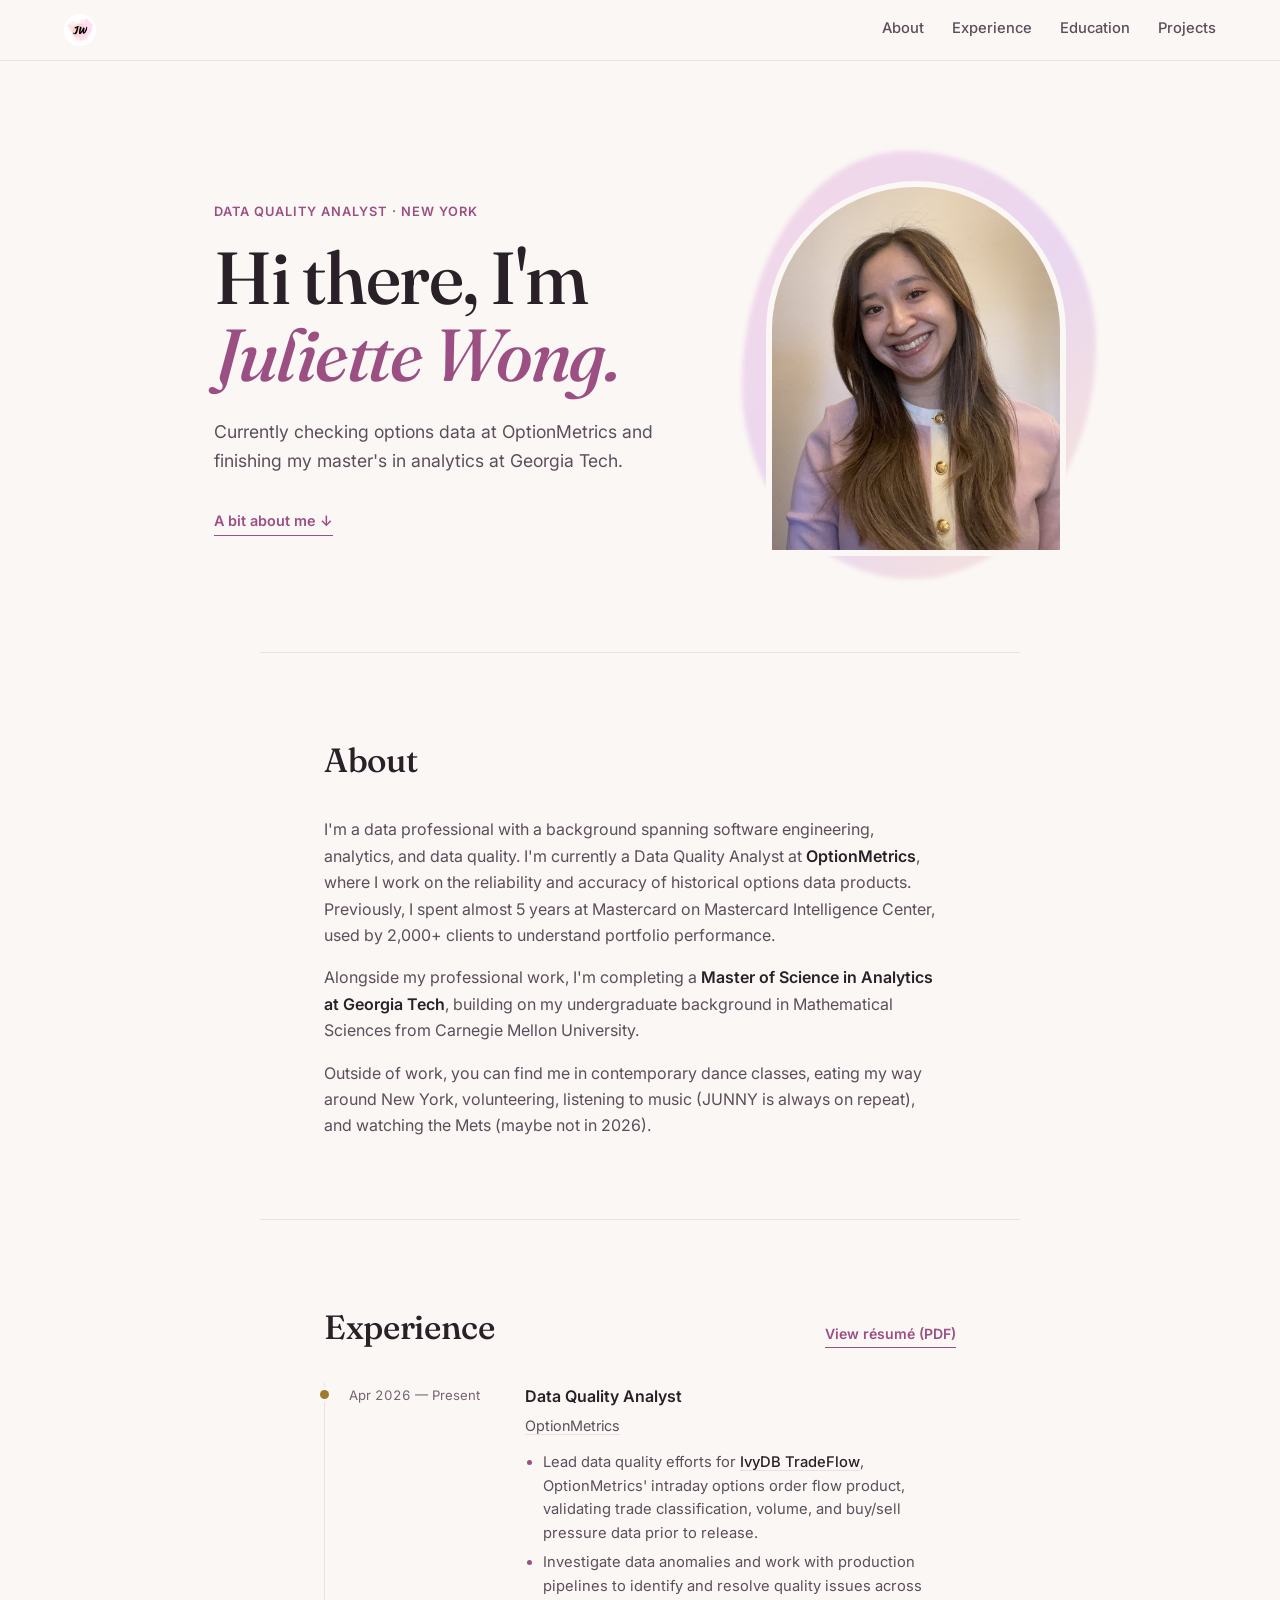
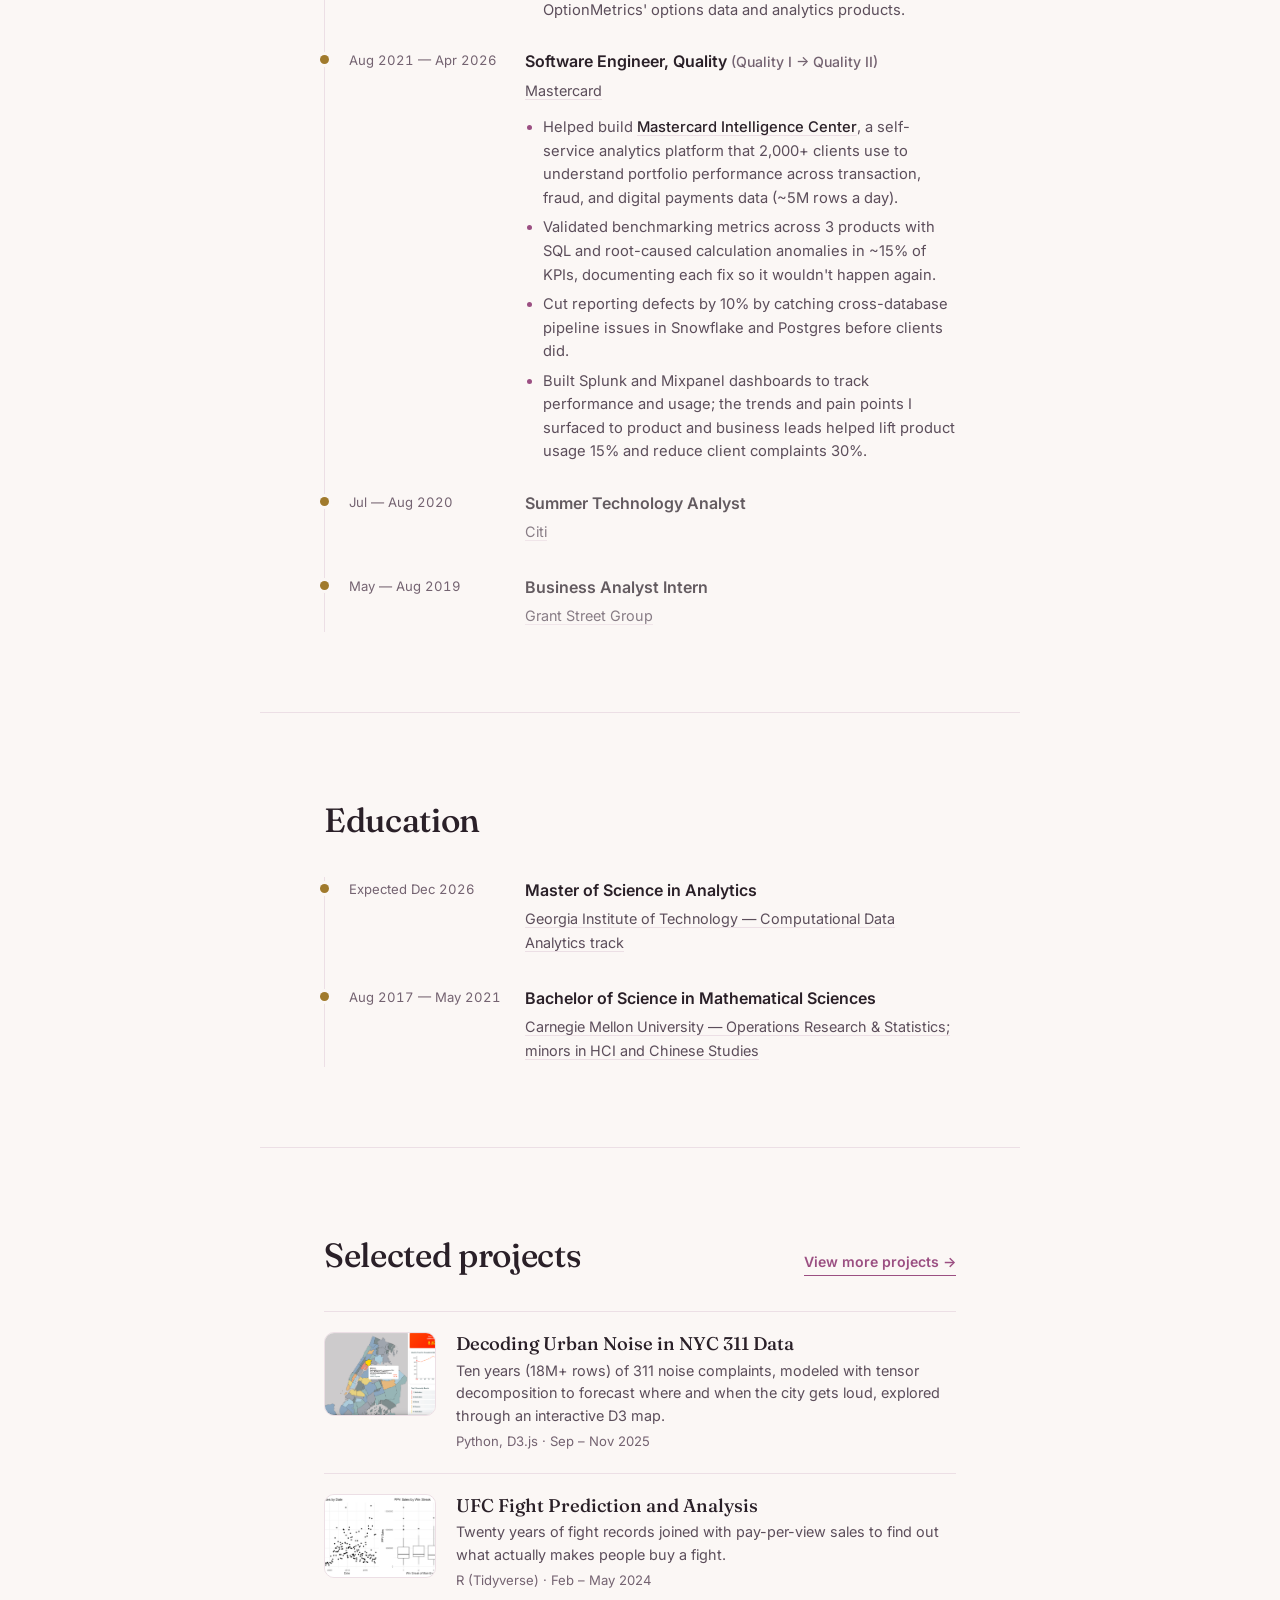
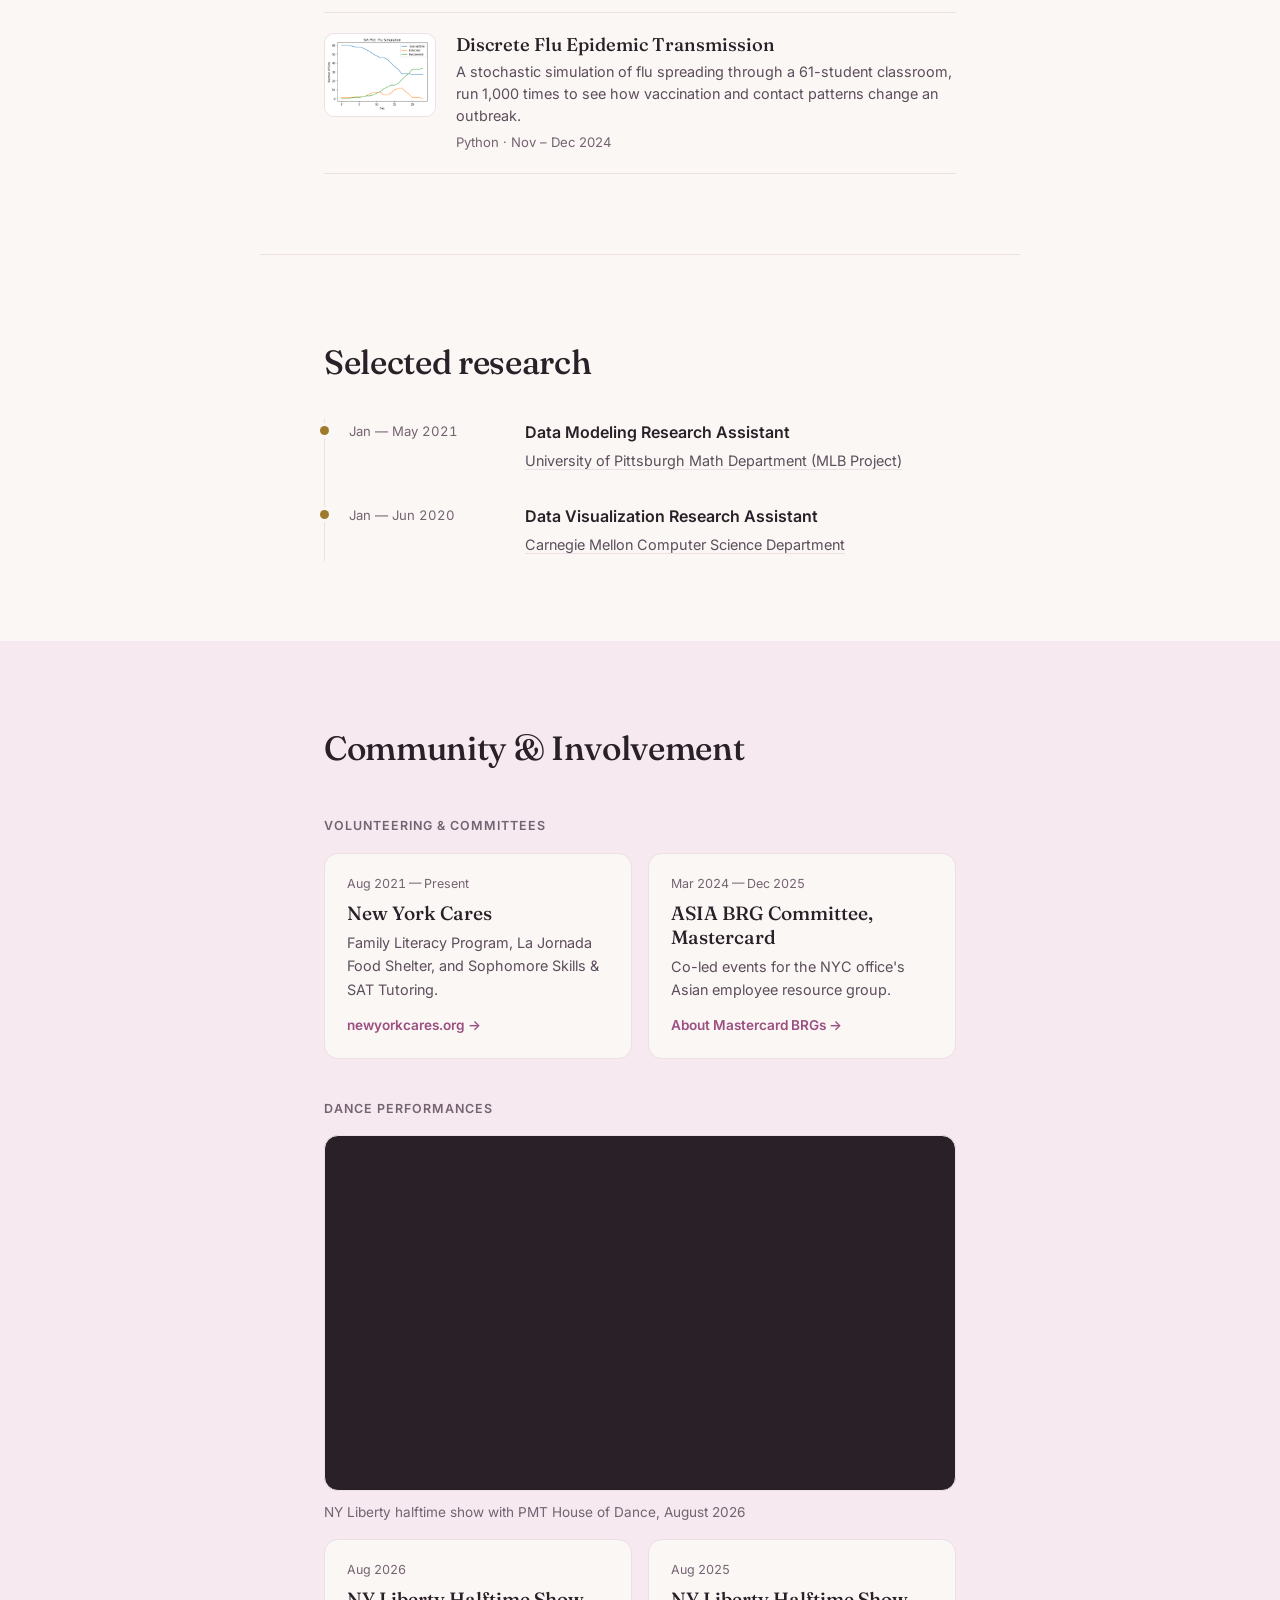
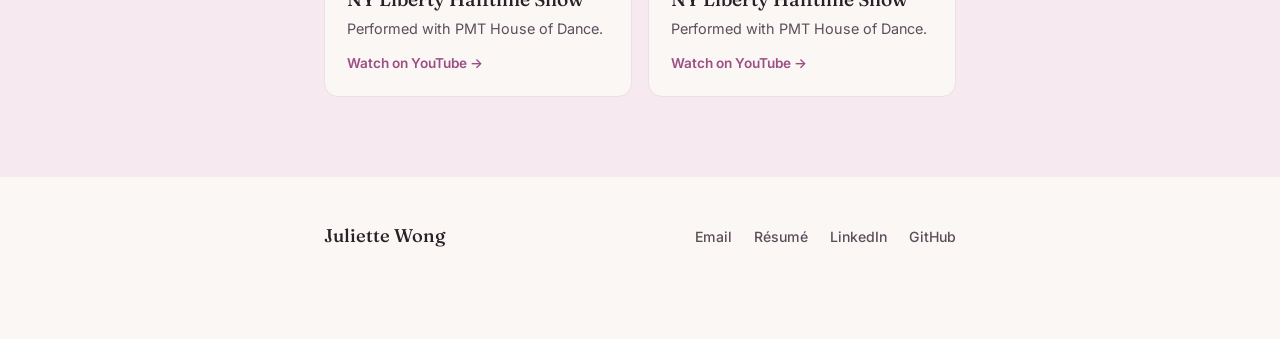
<file: index.html>
<!doctype html>
<html lang="en">
  <head>
    <meta charset="UTF-8" />
    <meta name="viewport" content="width=device-width, initial-scale=1" />
    <title>Juliette Wong</title>
    <link rel="icon" type="image/png" href="assets/images/favicon.png" />
    <meta
      name="description"
      content="Personal website of Juliette Wong, a data quality analyst in New York."
    />
    <meta property="og:title" content="Juliette Wong — Portfolio" />
    <meta
      property="og:description"
      content="Personal website of Juliette Wong, a data quality analyst in New York."
    />
    <link rel="preconnect" href="https://fonts.googleapis.com" />
    <link rel="preconnect" href="https://fonts.gstatic.com" crossorigin />
    <link
      href="https://fonts.googleapis.com/css2?family=Fraunces:ital,opsz,wght@0,9..144,400..600;1,9..144,400..600&family=Inter:wght@400;500;600&display=swap"
      rel="stylesheet"
    />
    <link rel="stylesheet" href="styles.css" />
  </head>
  <body>
    <a class="skip-link" href="#main">Skip to content</a>

    <header class="site-header">
      <a class="wordmark" href="index.html">
        <img src="assets/images/favicon.png" alt="JW" width="32" height="32" />
      </a>
      <nav class="site-nav" aria-label="Primary">
        <a href="#about">About</a>
        <a href="#experience">Experience</a>
        <a href="#education">Education</a>
        <a href="#projects">Projects</a>
      </nav>
    </header>

    <main id="main">
      <section class="hero" id="top">
        <div class="hero-text">
        <p class="hero-kicker">Data quality analyst · New York</p>
        <h1 class="hero-headline">
          Hi there, I'm<br /><span>Juliette Wong.</span>
        </h1>
        <p class="hero-sub">
          Currently checking options data at OptionMetrics and finishing my
          master's in analytics at Georgia Tech.
        </p>
        <a class="hero-scroll" href="#about">A bit about me &darr;</a>
        </div>
        <figure class="hero-photo">
          <img
            src="assets/images/portrait-juliette.jpg"
            alt="Portrait of Juliette Wong"
            width="480"
            height="732"
          />
        </figure>
      </section>

      <section class="section about" id="about">
          <div class="about-copy">
            <h2 class="section-heading">About</h2>
            <p>
              I'm a data professional with a background spanning software
              engineering, analytics, and data quality. I'm currently a Data
              Quality Analyst at <strong>OptionMetrics</strong>, where I work on
              the reliability and accuracy of historical options data products.
              Previously, I spent almost 5 years at Mastercard on Mastercard
              Intelligence Center, used by 2,000+ clients to understand
              portfolio performance.
            </p>
            <p>
              Alongside my professional work, I'm completing a
              <strong>Master of Science in Analytics at Georgia Tech</strong>,
              building on my undergraduate background in Mathematical Sciences
              from Carnegie Mellon University.
            </p>
            <p>
              Outside of work, you can find me in contemporary dance classes,
              eating my way around New York, volunteering, listening to music
              (JUNNY is always on repeat), and watching the Mets (maybe not in
              2026).
            </p>
          </div>
      </section>

      <section class="section experience" id="experience">
        <div class="section-head">
          <h2 class="section-heading">Experience</h2>
          <a
            class="resume-link"
            href="assets/resume/juliette-wong-resume.pdf"
            target="_blank"
            rel="noopener"
            >View résumé (PDF)</a
          >
        </div>

        <ol class="timeline">
          <li>
            <span class="timeline-date">Apr 2026 — Present</span>
            <span class="timeline-role">Data Quality Analyst</span>
            <a
              class="timeline-org"
              href="https://optionmetrics.com/"
              target="_blank"
              rel="noopener"
              >OptionMetrics</a
            >
            <ul class="timeline-bullets">
              <li>
                Lead data quality efforts for
                <a
                  class="timeline-org"
                  href="https://www.businesswire.com/news/home/20260930904765/en/OptionMetrics-Launches-IvyDB-TradeFlow-Giving-Institutions-Insights-on-Buying-and-Selling-Order-Flow-Retail-Trading-Behavior-Participation-in-0DTE-Options-Trading"
                  target="_blank"
                  rel="noopener"
                  >IvyDB TradeFlow</a
                >, OptionMetrics' intraday options order flow product,
                validating trade classification, volume, and buy/sell pressure
                data prior to release.
              </li>
              <li>
                Investigate data anomalies and work with production pipelines to
                identify and resolve quality issues across OptionMetrics'
                options data and analytics products.
              </li>
            </ul>
          </li>
          <li>
            <span class="timeline-date">Aug 2021 — Apr 2026</span>
            <span class="timeline-role"
              >Software Engineer, Quality
              <span class="timeline-promo"
                >(Quality I &rarr; Quality II)</span
              ></span
            >
            <a
              class="timeline-org"
              href="https://www.mastercardservices.com/en/about"
              target="_blank"
              rel="noopener"
              >Mastercard</a
            >
            <ul class="timeline-bullets">
              <li>
                Helped build
                <a
                  class="timeline-org"
                  href="https://www.mastercard.com/us/en/business/insights-intelligence/advanced-analytics/solutions/mastercard-intelligence-center.html"
                  target="_blank"
                  rel="noopener"
                  >Mastercard Intelligence Center</a
                >, a
                self-service analytics platform that 2,000+ clients use to
                understand portfolio performance across transaction, fraud,
                and digital payments data (~5M rows a day).
              </li>
              <li>
                Validated benchmarking metrics across 3 products with SQL and
                root-caused calculation anomalies in ~15% of KPIs, documenting
                each fix so it wouldn't happen again.
              </li>
              <li>
                Cut reporting defects by 10% by catching cross-database
                pipeline issues in Snowflake and Postgres before clients did.
              </li>
              <li>
                Built Splunk and Mixpanel dashboards to track performance and
                usage; the trends and pain points I surfaced to product and
                business leads helped lift product usage 15% and reduce client
                complaints 30%.
              </li>
            </ul>
          </li>
          <li class="timeline-item--muted">
            <span class="timeline-date">Jul — Aug 2020</span>
            <span class="timeline-role">Summer Technology Analyst</span>
            <a
              class="timeline-org"
              href="https://www.citigroup.com/citi/"
              target="_blank"
              rel="noopener"
              >Citi</a
            >
          </li>
          <li class="timeline-item--muted">
            <span class="timeline-date">May — Aug 2019</span>
            <span class="timeline-role">Business Analyst Intern</span>
            <a
              class="timeline-org"
              href="https://www.grantstreet.com/"
              target="_blank"
              rel="noopener"
              >Grant Street Group</a
            >
          </li>
        </ol>
      </section>

      <section class="section education" id="education">
        <h2 class="section-heading">Education</h2>
        <ol class="timeline">
          <li>
            <span class="timeline-date">Expected Dec 2026</span>
            <span class="timeline-role">Master of Science in Analytics</span>
            <a
              class="timeline-org"
              href="https://pe.gatech.edu/degrees/analytics"
              target="_blank"
              rel="noopener"
              >Georgia Institute of Technology — Computational Data Analytics
              track</a
            >
          </li>
          <li>
            <span class="timeline-date">Aug 2017 — May 2021</span>
            <span class="timeline-role"
              >Bachelor of Science in Mathematical Sciences</span
            >
            <a
              class="timeline-org"
              href="https://www.cmu.edu/math/index.html"
              target="_blank"
              rel="noopener"
              >Carnegie Mellon University — Operations Research &amp;
              Statistics; minors in HCI and Chinese Studies</a
            >
          </li>
        </ol>
      </section>

      <section class="section projects" id="projects">
        <div class="section-head">
          <h2 class="section-heading">Selected projects</h2>
          <a class="resume-link" href="projects-archive.html"
            >View more projects &rarr;</a
          >
        </div>
        <ul class="project-index">
          <li class="project-row">
            <a
              class="project-thumb"
              href="https://github.com/jujuwong21/CSE-6242-Project"
              target="_blank"
              rel="noopener"
            >
              <img
                src="assets/images/proj-nyc-noise.png"
                alt="Visualization of NYC 311 noise complaints"
                loading="lazy"
              />
            </a>
            <div class="project-info">
              <a
                class="project-title"
                href="https://github.com/jujuwong21/CSE-6242-Project"
                target="_blank"
                rel="noopener"
                >Decoding Urban Noise in NYC 311 Data</a
              >
              <p class="project-desc">
                Ten years (18M+ rows) of 311 noise complaints, modeled with
                tensor decomposition to forecast where and when the city gets
                loud, explored through an interactive D3 map.
              </p>
              <span class="project-meta">Python, D3.js · Sep – Nov 2025</span>
            </div>
          </li>

          <li class="project-row">
            <a
              class="project-thumb"
              href="https://github.com/jujuwong21/MGT-6203-Project"
              target="_blank"
              rel="noopener"
            >
              <img
                src="assets/images/proj-ufc.png"
                alt="Exploratory data analysis of UFC fights"
                loading="lazy"
              />
            </a>
            <div class="project-info">
              <a
                class="project-title"
                href="https://github.com/jujuwong21/MGT-6203-Project"
                target="_blank"
                rel="noopener"
                >UFC Fight Prediction and Analysis</a
              >
              <p class="project-desc">
                Twenty years of fight records joined with pay-per-view sales to
                find out what actually makes people buy a fight.
              </p>
              <span class="project-meta">R (Tidyverse) · Feb – May 2024</span>
            </div>
          </li>

          <li class="project-row">
            <a
              class="project-thumb"
              href="https://drive.google.com/file/d/1N06SIcjneM5tt1p_nt49dgbMV0dOF_ZT/view?usp=sharing"
              target="_blank"
              rel="noopener"
            >
              <img
                src="assets/images/proj-flu-sim.png"
                alt="Discrete flu epidemic transmission simulation"
                loading="lazy"
              />
            </a>
            <div class="project-info">
              <a
                class="project-title"
                href="https://drive.google.com/file/d/1N06SIcjneM5tt1p_nt49dgbMV0dOF_ZT/view?usp=sharing"
                target="_blank"
                rel="noopener"
                >Discrete Flu Epidemic Transmission</a
              >
              <p class="project-desc">
                A stochastic simulation of flu spreading through a 61-student
                classroom, run 1,000 times to see how vaccination and contact
                patterns change an outbreak.
              </p>
              <span class="project-meta">Python · Nov – Dec 2024</span>
            </div>
          </li>
        </ul>
      </section>

      <section class="section research" id="research">
        <h2 class="section-heading">Selected research</h2>
        <ol class="timeline">
          <li>
            <span class="timeline-date">Jan — May 2021</span>
            <span class="timeline-role">Data Modeling Research Assistant</span>
            <a
              class="timeline-org"
              href="http://www.pitt.edu/~jwheeler/BIG%20Problems.html"
              target="_blank"
              rel="noopener"
              >University of Pittsburgh Math Department (MLB Project)</a
            >
          </li>
          <li>
            <span class="timeline-date">Jan — Jun 2020</span>
            <span class="timeline-role"
              >Data Visualization Research Assistant</span
            >
            <a
              class="timeline-org"
              href="https://ieeexplore.ieee.org/document/9833097"
              target="_blank"
              rel="noopener"
              >Carnegie Mellon Computer Science Department</a
            >
          </li>
        </ol>
      </section>

      <section class="section community" id="community">
        <h2 class="section-heading">Community &amp; Involvement</h2>
        <h3 class="group-heading">Volunteering &amp; Committees</h3>
        <div class="card-grid">
          <article class="card">
            <span class="card-date">Aug 2021 — Present</span>
            <h4 class="card-title">New York Cares</h4>
            <p class="card-body">
              Family Literacy Program, La Jornada Food Shelter, and Sophomore
              Skills &amp; SAT Tutoring.
            </p>
            <a
              class="card-link"
              href="https://www.newyorkcares.org/home"
              target="_blank"
              rel="noopener"
              >newyorkcares.org &rarr;</a
            >
          </article>
          <article class="card">
            <span class="card-date">Mar 2024 — Dec 2025</span>
            <h4 class="card-title">ASIA BRG Committee, Mastercard</h4>
            <p class="card-body">
              Co-led events for the NYC office's Asian employee resource group.
            </p>
            <a
              class="card-link"
              href="https://www.mastercard.com/us/en/for-the-world/people/community-belonging.html"
              target="_blank"
              rel="noopener"
              >About Mastercard BRGs &rarr;</a
            >
          </article>
        </div>
        <h3 class="group-heading">Dance Performances</h3>
        <figure class="video-embed">
          <div class="video-frame">
            <iframe
              src="https://www.youtube-nocookie.com/embed/ofpBGzJnui0"
              title="NY Liberty halftime show with PMT House of Dance, August 2026"
              loading="lazy"
              allow="encrypted-media; picture-in-picture; fullscreen"
              referrerpolicy="strict-origin-when-cross-origin"
              allowfullscreen
            ></iframe>
          </div>
          <figcaption>
            NY Liberty halftime show with PMT House of Dance, August 2026
          </figcaption>
        </figure>
        <div class="card-grid">
          <article class="card">
            <span class="card-date">Aug 2026</span>
            <h4 class="card-title">NY Liberty Halftime Show</h4>
            <p class="card-body">Performed with PMT House of Dance.</p>
            <a
              class="card-link"
              href="https://www.youtube.com/watch?v=ofpBGzJnui0"
              target="_blank"
              rel="noopener"
              >Watch on YouTube &rarr;</a
            >
          </article>
          <article class="card">
            <span class="card-date">Aug 2025</span>
            <h4 class="card-title">NY Liberty Halftime Show</h4>
            <p class="card-body">Performed with PMT House of Dance.</p>
            <a
              class="card-link"
              href="https://www.youtube.com/watch?v=gIIV_Cd8yHI"
              target="_blank"
              rel="noopener"
              >Watch on YouTube &rarr;</a
            >
          </article>
        </div>
      </section>
    </main>

    <footer class="site-footer">
      <p class="footer-name">Juliette Wong</p>
      <ul class="footer-links">
        <li><a href="mailto:juliette.wong1998@gmail.com">Email</a></li>
        <li>
          <a
            href="assets/resume/juliette-wong-resume.pdf"
            target="_blank"
            rel="noopener"
            >Résumé</a
          >
        </li>
        <li>
          <a
            href="https://www.linkedin.com/in/juliettenwong/"
            target="_blank"
            rel="noopener"
            >LinkedIn</a
          >
        </li>
        <li>
          <a href="https://github.com/jujuwong21" target="_blank" rel="noopener"
            >GitHub</a
          >
        </li>
      </ul>
    </footer>
  </body>
</html>
</file>
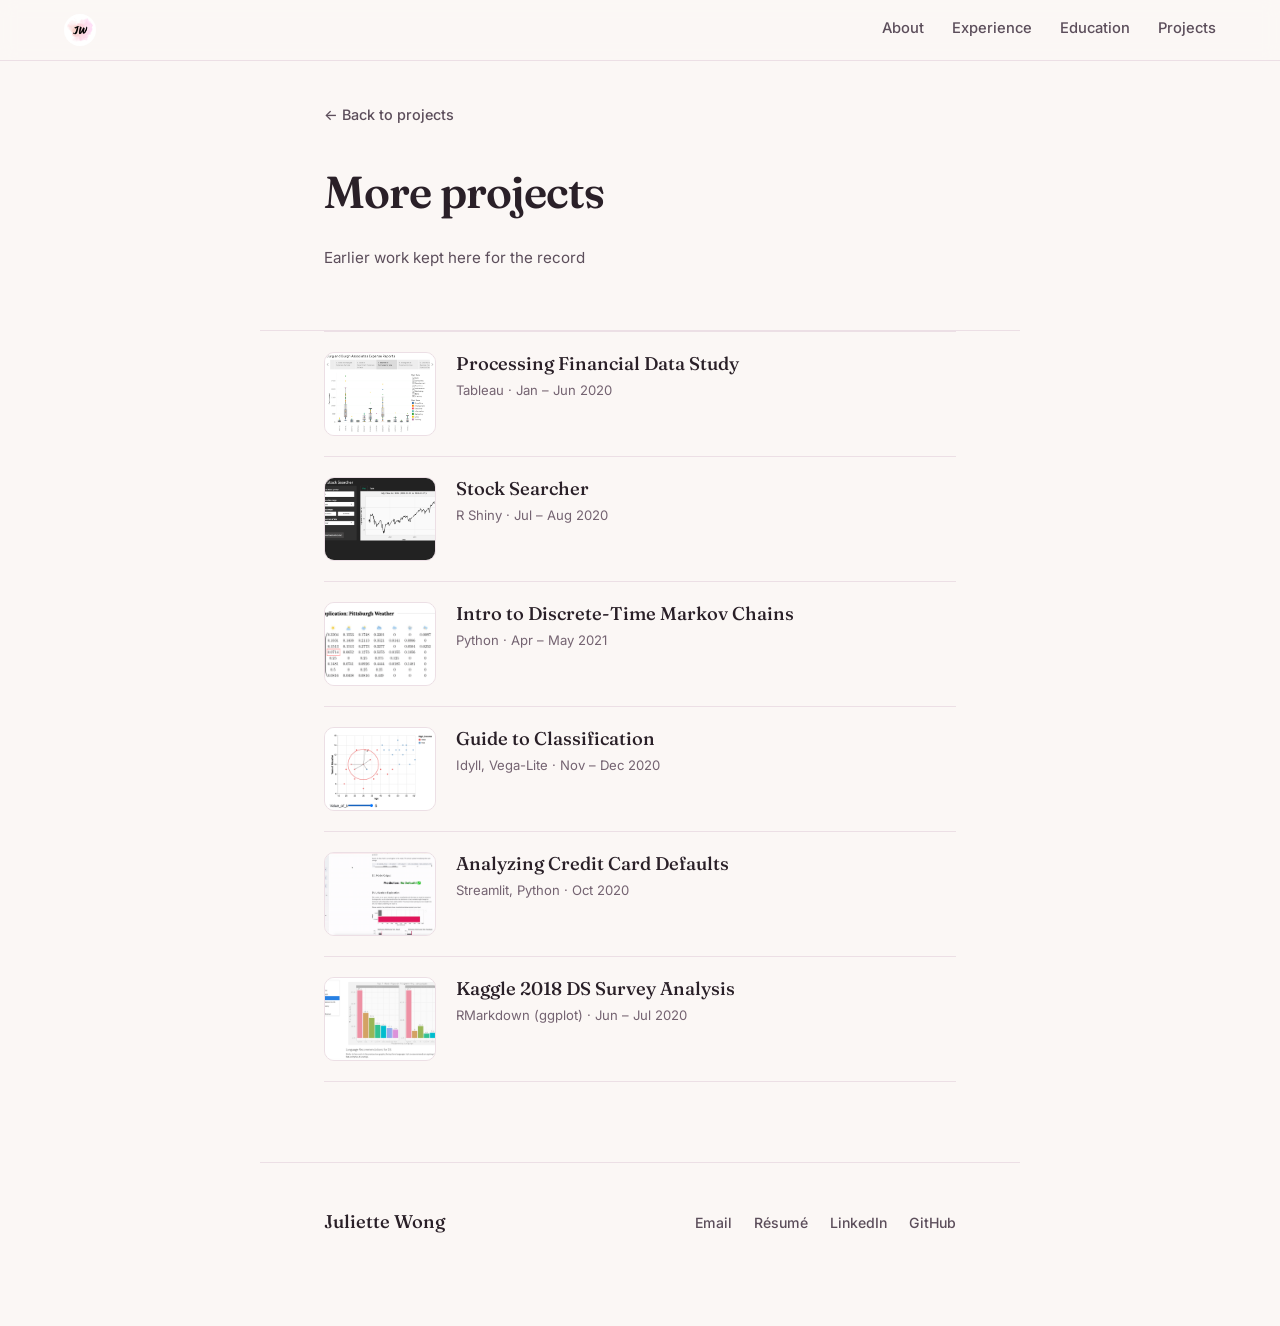
<file: projects-archive.html>
<!doctype html>
<html lang="en">
  <head>
    <meta charset="UTF-8" />
    <meta name="viewport" content="width=device-width, initial-scale=1" />
    <title>More Projects Juliette Wong</title>
    <link rel="icon" type="image/png" href="assets/images/favicon.png" />
    <meta
      name="description"
      content="Archive of earlier projects by Juliette Wong."
    />
    <link rel="preconnect" href="https://fonts.googleapis.com" />
    <link rel="preconnect" href="https://fonts.gstatic.com" crossorigin />
    <link
      href="https://fonts.googleapis.com/css2?family=Fraunces:ital,opsz,wght@0,9..144,400..600;1,9..144,400..600&family=Inter:wght@400;500;600&display=swap"
      rel="stylesheet"
    />
    <link rel="stylesheet" href="styles.css" />
    <link rel="stylesheet" href="styles-detail.css" />
  </head>
  <body>
    <a class="skip-link" href="#main">Skip to content</a>

    <header class="site-header">
      <a class="wordmark" href="index.html">
        <img src="assets/images/favicon.png" alt="JW" width="32" height="32" />
      </a>
      <nav class="site-nav" aria-label="Primary">
        <a href="index.html#about">About</a>
        <a href="index.html#experience">Experience</a>
        <a href="index.html#education">Education</a>
        <a href="index.html#projects">Projects</a>
      </nav>
    </header>

    <main id="main">
      <div class="detail-header">
        <a class="back-link" href="index.html#projects"
          >&larr; Back to projects</a
        >
      </div>

      <div class="detail-hero">
        <h1 class="detail-title">More projects</h1>
        <p class="detail-meta">
          <span>Earlier work kept here for the record</span>
        </p>
      </div>

      <section class="section" style="border-top: none; padding-top: 0">
        <ul class="project-index">
          <li class="project-row">
            <a class="project-thumb" href="work/auditstudy.html">
              <img
                src="assets/images/proj-audit-study.png"
                alt="Static visualization of an expenses dataset"
                loading="lazy"
              />
            </a>
            <div class="project-info">
              <a class="project-title" href="work/auditstudy.html"
                >Processing Financial Data Study</a
              >
              <span class="project-meta">Tableau · Jan – Jun 2020</span>
            </div>
          </li>

          <li class="project-row">
            <a class="project-thumb" href="work/stocksearcher.html">
              <img
                src="assets/images/proj-stock-searcher.png"
                alt="Basic Stock Searcher interface"
                loading="lazy"
              />
            </a>
            <div class="project-info">
              <a class="project-title" href="work/stocksearcher.html"
                >Stock Searcher</a
              >
              <span class="project-meta">R Shiny · Jul – Aug 2020</span>
            </div>
          </li>

          <li class="project-row">
            <a
              class="project-thumb"
              href="https://github.com/jujuwong21/21344-Final-Project"
              target="_blank"
              rel="noopener"
            >
              <img
                src="assets/images/proj-markov-chains.png"
                alt="Discrete-time Markov chain diagram"
                loading="lazy"
              />
            </a>
            <div class="project-info">
              <a
                class="project-title"
                href="https://github.com/jujuwong21/21344-Final-Project"
                target="_blank"
                rel="noopener"
                >Intro to Discrete-Time Markov Chains</a
              >
              <span class="project-meta">Python · Apr – May 2021</span>
            </div>
          </li>

          <li class="project-row">
            <a
              class="project-thumb"
              href="https://github.com/jujuwong21/fp-classification_clarification"
              target="_blank"
              rel="noopener"
            >
              <img
                src="assets/images/proj-classification-guide.png"
                alt="Illustration from Guide to Classification"
                loading="lazy"
              />
            </a>
            <div class="project-info">
              <a
                class="project-title"
                href="https://github.com/jujuwong21/fp-classification_clarification"
                target="_blank"
                rel="noopener"
                >Guide to Classification</a
              >
              <span class="project-meta"
                >Idyll, Vega-Lite · Nov – Dec 2020</span
              >
            </div>
          </li>

          <li class="project-row">
            <a
              class="project-thumb"
              href="https://github.com/jujuwong21/a3-nathan-juliette-a3"
              target="_blank"
              rel="noopener"
            >
              <img
                src="assets/images/proj-credit-card-default.png"
                alt="Dashboard analyzing credit card defaults"
                loading="lazy"
              />
            </a>
            <div class="project-info">
              <a
                class="project-title"
                href="https://github.com/jujuwong21/a3-nathan-juliette-a3"
                target="_blank"
                rel="noopener"
                >Analyzing Credit Card Defaults</a
              >
              <span class="project-meta">Streamlit, Python · Oct 2020</span>
            </div>
          </li>

          <li class="project-row">
            <a
              class="project-thumb"
              href="https://jujuwong21.github.io/Kaggle-2018-Survey-Results/"
              target="_blank"
              rel="noopener"
            >
              <img
                src="assets/images/proj-kaggle-survey.png"
                alt="Kaggle 2018 Data Science Survey analysis"
                loading="lazy"
              />
            </a>
            <div class="project-info">
              <a
                class="project-title"
                href="https://jujuwong21.github.io/Kaggle-2018-Survey-Results/"
                target="_blank"
                rel="noopener"
                >Kaggle 2018 DS Survey Analysis</a
              >
              <span class="project-meta"
                >RMarkdown (ggplot) · Jun – Jul 2020</span
              >
            </div>
          </li>
        </ul>
      </section>
    </main>

    <footer class="site-footer">
      <p class="footer-name">Juliette Wong</p>
      <ul class="footer-links">
        <li><a href="mailto:juliette.wong1998@gmail.com">Email</a></li>
        <li>
          <a
            href="assets/resume/juliette-wong-resume.pdf"
            target="_blank"
            rel="noopener"
            >Résumé</a
          >
        </li>
        <li>
          <a
            href="https://www.linkedin.com/in/juliettenwong/"
            target="_blank"
            rel="noopener"
            >LinkedIn</a
          >
        </li>
        <li>
          <a href="https://github.com/jujuwong21" target="_blank" rel="noopener"
            >GitHub</a
          >
        </li>
      </ul>
    </footer>
  </body>
</html>
</file>
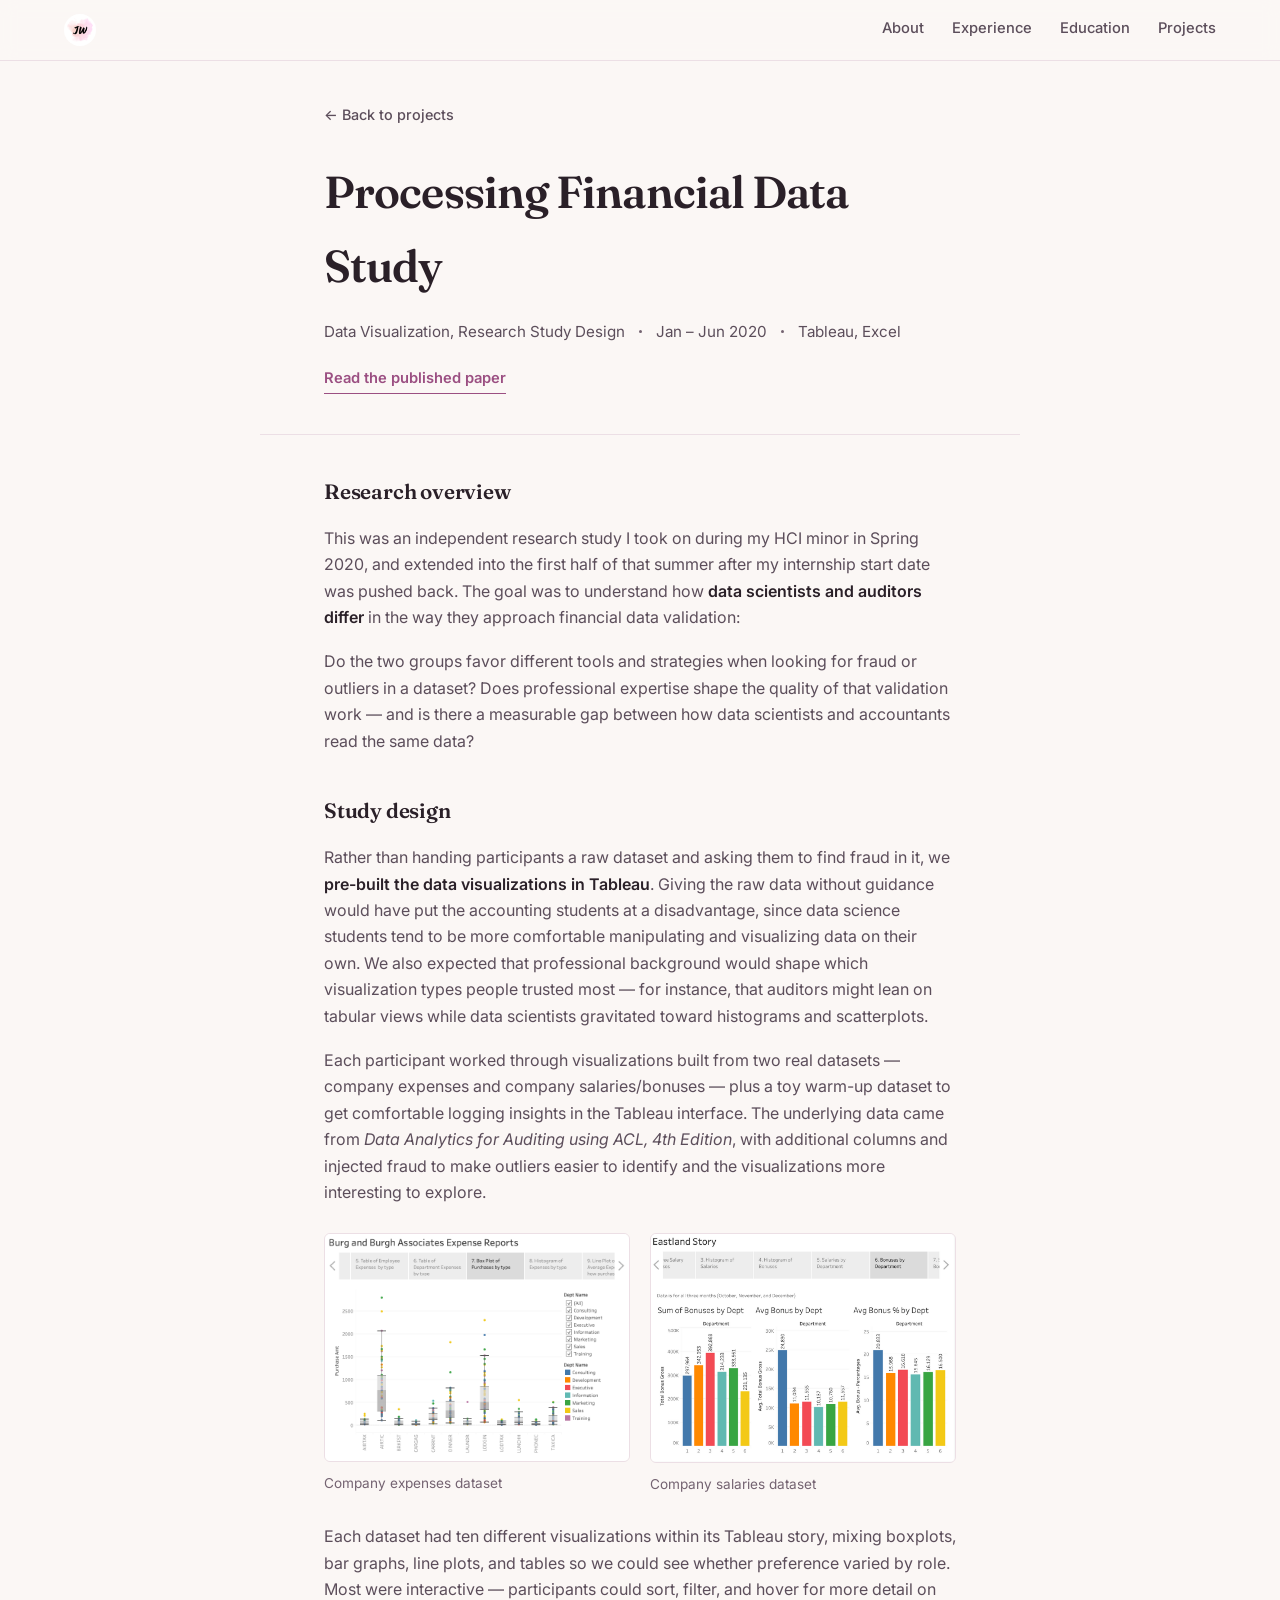
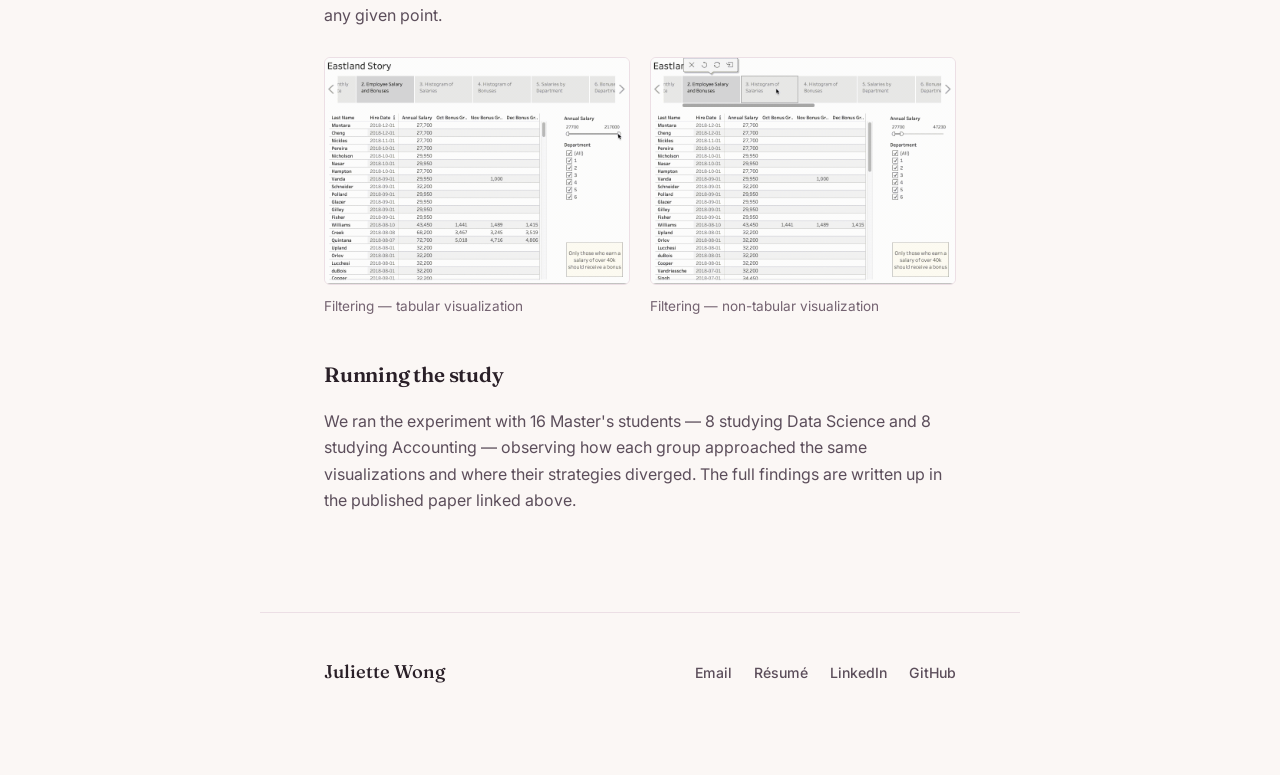
<file: work/auditstudy.html>
<!doctype html>
<html lang="en">
  <head>
    <meta charset="UTF-8" />
    <meta name="viewport" content="width=device-width, initial-scale=1" />
    <title>Processing Financial Data Study: Juliette Wong</title>
    <link rel="icon" type="image/png" href="../assets/images/favicon.png" />
    <meta
      name="description"
      content="Independent research study comparing how data scientists and auditors approach financial data validation using Tableau."
    />
    <link rel="preconnect" href="https://fonts.googleapis.com" />
    <link rel="preconnect" href="https://fonts.gstatic.com" crossorigin />
    <link
      href="https://fonts.googleapis.com/css2?family=Fraunces:ital,opsz,wght@0,9..144,400..600;1,9..144,400..600&family=Inter:wght@400;500;600&display=swap"
      rel="stylesheet"
    />
    <link rel="stylesheet" href="../styles.css" />
    <link rel="stylesheet" href="../styles-detail.css" />
  </head>
  <body>
    <a class="skip-link" href="#main">Skip to content</a>

    <header class="site-header">
      <a class="wordmark" href="../index.html">
        <img
          src="../assets/images/favicon.png"
          alt="JW"
          width="32"
          height="32"
        />
      </a>
      <nav class="site-nav" aria-label="Primary">
        <a href="../index.html#about">About</a>
        <a href="../index.html#experience">Experience</a>
        <a href="../index.html#education">Education</a>
        <a href="../index.html#projects">Projects</a>
      </nav>
    </header>

    <main id="main">
      <div class="detail-header">
        <a class="back-link" href="../projects-archive.html"
          >&larr; Back to projects</a
        >
      </div>

      <div class="detail-hero">
        <h1 class="detail-title">Processing Financial Data Study</h1>
        <p class="detail-meta">
          <span>Data Visualization, Research Study Design</span>
          <span class="dot"></span>
          <span>Jan – Jun 2020</span>
          <span class="dot"></span>
          <span>Tableau, Excel</span>
        </p>
        <a
          class="detail-link"
          href="https://ieeexplore.ieee.org/document/9833097"
          target="_blank"
          rel="noopener"
          >Read the published paper</a
        >
      </div>

      <div class="detail-body">
        <h2>Research overview</h2>
        <p>
          This was an independent research study I took on during my HCI minor
          in Spring 2020, and extended into the first half of that summer after
          my internship start date was pushed back. The goal was to understand
          how <strong>data scientists and auditors differ</strong> in the way
          they approach financial data validation:
        </p>
        <p>
          Do the two groups favor different tools and strategies when looking
          for fraud or outliers in a dataset? Does professional expertise shape
          the quality of that validation work — and is there a measurable gap
          between how data scientists and accountants read the same data?
        </p>

        <h2>Study design</h2>
        <p>
          Rather than handing participants a raw dataset and asking them to find
          fraud in it, we
          <strong>pre-built the data visualizations in Tableau</strong>. Giving
          the raw data without guidance would have put the accounting students
          at a disadvantage, since data science students tend to be more
          comfortable manipulating and visualizing data on their own. We also
          expected that professional background would shape which visualization
          types people trusted most — for instance, that auditors might lean on
          tabular views while data scientists gravitated toward histograms and
          scatterplots.
        </p>
        <p>
          Each participant worked through visualizations built from two real
          datasets — company expenses and company salaries/bonuses — plus a toy
          warm-up dataset to get comfortable logging insights in the Tableau
          interface. The underlying data came from
          <em>Data Analytics for Auditing using ACL, 4th Edition</em>, with
          additional columns and injected fraud to make outliers easier to
          identify and the visualizations more interesting to explore.
        </p>

        <div class="figure-pair">
          <figure class="detail-figure">
            <img
              src="../assets/images/audit-expenses-static.png"
              alt="Static view of the company expenses dataset visualization"
              loading="lazy"
            />
            <figcaption>Company expenses dataset</figcaption>
          </figure>
          <figure class="detail-figure">
            <img
              src="../assets/images/audit-salaries-static.png"
              alt="Static view of the company salaries dataset visualization"
              loading="lazy"
            />
            <figcaption>Company salaries dataset</figcaption>
          </figure>
        </div>

        <p>
          Each dataset had ten different visualizations within its Tableau
          story, mixing boxplots, bar graphs, line plots, and tables so we could
          see whether preference varied by role. Most were interactive —
          participants could sort, filter, and hover for more detail on any
          given point.
        </p>

        <div class="figure-pair">
          <figure class="detail-figure">
            <img
              src="../assets/images/audit-filter-tabular.gif"
              alt="Animated demo of filtering a tabular visualization"
              loading="lazy"
            />
            <figcaption>Filtering — tabular visualization</figcaption>
          </figure>
          <figure class="detail-figure">
            <img
              src="../assets/images/audit-filter-nontabular.gif"
              alt="Animated demo of filtering a non-tabular visualization"
              loading="lazy"
            />
            <figcaption>Filtering — non-tabular visualization</figcaption>
          </figure>
        </div>

        <h2>Running the study</h2>
        <p>
          We ran the experiment with 16 Master's students — 8 studying Data
          Science and 8 studying Accounting — observing how each group
          approached the same visualizations and where their strategies
          diverged. The full findings are written up in the published paper
          linked above.
        </p>
      </div>
    </main>

    <footer class="site-footer">
      <p class="footer-name">Juliette Wong</p>
      <ul class="footer-links">
        <li><a href="mailto:juliette.wong1998@gmail.com">Email</a></li>
        <li>
          <a
            href="../assets/resume/juliette-wong-resume.pdf"
            target="_blank"
            rel="noopener"
            >Résumé</a
          >
        </li>
        <li>
          <a
            href="https://www.linkedin.com/in/juliettenwong/"
            target="_blank"
            rel="noopener"
            >LinkedIn</a
          >
        </li>
        <li>
          <a href="https://github.com/jujuwong21" target="_blank" rel="noopener"
            >GitHub</a
          >
        </li>
      </ul>
    </footer>
  </body>
</html>
</file>
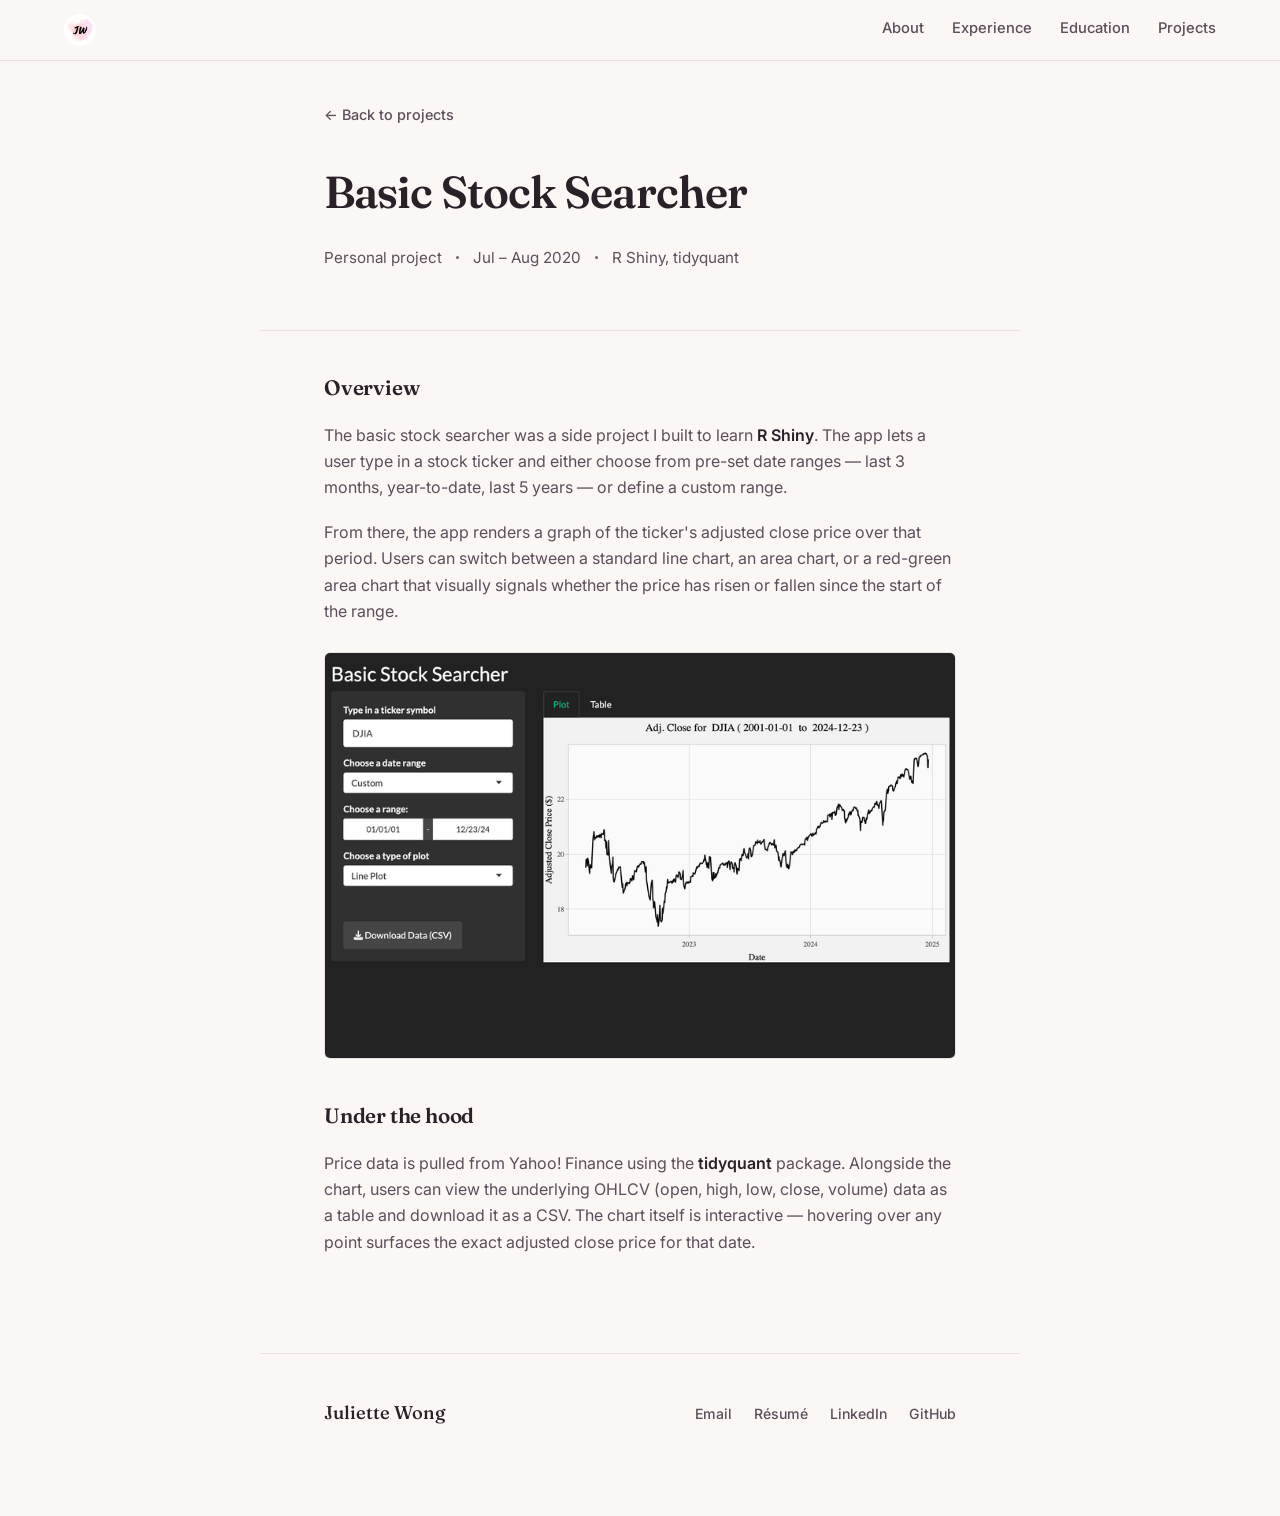
<file: work/stocksearcher.html>
<!doctype html>
<html lang="en">
  <head>
    <meta charset="UTF-8" />
    <meta name="viewport" content="width=device-width, initial-scale=1" />
    <title>Basic Stock Searcher: Juliette Wong</title>
    <link rel="icon" type="image/png" href="../assets/images/favicon.png" />
    <meta
      name="description"
      content="An R Shiny app for searching stock tickers and visualizing historical price data."
    />
    <link rel="preconnect" href="https://fonts.googleapis.com" />
    <link rel="preconnect" href="https://fonts.gstatic.com" crossorigin />
    <link
      href="https://fonts.googleapis.com/css2?family=Fraunces:ital,opsz,wght@0,9..144,400..600;1,9..144,400..600&family=Inter:wght@400;500;600&display=swap"
      rel="stylesheet"
    />
    <link rel="stylesheet" href="../styles.css" />
    <link rel="stylesheet" href="../styles-detail.css" />
  </head>
  <body>
    <a class="skip-link" href="#main">Skip to content</a>

    <header class="site-header">
      <a class="wordmark" href="../index.html">
        <img
          src="../assets/images/favicon.png"
          alt="JW"
          width="32"
          height="32"
        />
      </a>
      <nav class="site-nav" aria-label="Primary">
        <a href="../index.html#about">About</a>
        <a href="../index.html#experience">Experience</a>
        <a href="../index.html#education">Education</a>
        <a href="../index.html#projects">Projects</a>
      </nav>
    </header>

    <main id="main">
      <div class="detail-header">
        <a class="back-link" href="../projects-archive.html"
          >&larr; Back to projects</a
        >
      </div>

      <div class="detail-hero">
        <h1 class="detail-title">Basic Stock Searcher</h1>
        <p class="detail-meta">
          <span>Personal project</span>
          <span class="dot"></span>
          <span>Jul – Aug 2020</span>
          <span class="dot"></span>
          <span>R Shiny, tidyquant</span>
        </p>
      </div>

      <div class="detail-body">
        <h2>Overview</h2>
        <p>
          The basic stock searcher was a side project I built to learn
          <strong>R Shiny</strong>. The app lets a user type in a stock ticker
          and either choose from pre-set date ranges — last 3 months,
          year-to-date, last 5 years — or define a custom range.
        </p>
        <p>
          From there, the app renders a graph of the ticker's adjusted close
          price over that period. Users can switch between a standard line
          chart, an area chart, or a red-green area chart that visually signals
          whether the price has risen or fallen since the start of the range.
        </p>

        <div class="detail-figure">
          <img
            src="../assets/images/proj-stock-searcher.png"
            alt="Basic Stock Searcher interface showing a stock price chart"
            loading="lazy"
          />
        </div>

        <h2>Under the hood</h2>
        <p>
          Price data is pulled from Yahoo! Finance using the
          <strong>tidyquant</strong> package. Alongside the chart, users can
          view the underlying OHLCV (open, high, low, close, volume) data as a
          table and download it as a CSV. The chart itself is interactive —
          hovering over any point surfaces the exact adjusted close price for
          that date.
        </p>
      </div>
    </main>

    <footer class="site-footer">
      <p class="footer-name">Juliette Wong</p>
      <ul class="footer-links">
        <li><a href="mailto:juliette.wong1998@gmail.com">Email</a></li>
        <li>
          <a
            href="../assets/resume/juliette-wong-resume.pdf"
            target="_blank"
            rel="noopener"
            >Résumé</a
          >
        </li>
        <li>
          <a
            href="https://www.linkedin.com/in/juliettenwong/"
            target="_blank"
            rel="noopener"
            >LinkedIn</a
          >
        </li>
        <li>
          <a href="https://github.com/jujuwong21" target="_blank" rel="noopener"
            >GitHub</a
          >
        </li>
      </ul>
    </footer>
  </body>
</html>
</file>
<file: styles.css>
/* ---------------------------------------------------------
   Tokens — palette taken from a lilac-pink cardigan:
   lilac-pink accent, cream base, gold-button details
--------------------------------------------------------- */
:root {
  --bg: #fbf7f5;
  --bg-alt: #f6e9f0;
  --ink: #2a2028;
  --ink-soft: #5c4e5b;
  --ink-faint: #746371;
  --accent: #9b4f82;
  --accent-soft: #efdbe7;
  --gold: #a07a2c;
  --rule: #ecdfe5;
  --header-bg: rgba(251, 247, 245, 0.88);
  --blob: linear-gradient(135deg, #f3d9e8 0%, #ead7f0 55%, #f8e6d6 100%);

  --display: "Fraunces", Georgia, "Times New Roman", serif;
  --body: "Inter", -apple-system, BlinkMacSystemFont, "Segoe UI", sans-serif;

  --content-width: 760px;
  --gutter: clamp(20px, 6vw, 64px);

  color-scheme: light dark;
}

@media (prefers-color-scheme: dark) {
  :root {
    --bg: #1d161c;
    --bg-alt: #2a1f28;
    --ink: #f3e9ef;
    --ink-soft: #cbbac6;
    --ink-faint: #a3909f;
    --accent: #e3a6cc;
    --accent-soft: #3a2835;
    --gold: #d4b06a;
    --rule: #3a2d37;
    --header-bg: rgba(29, 22, 28, 0.88);
    --blob: linear-gradient(135deg, #4a2e42 0%, #3d2c4a 55%, #4a3528 100%);
  }
}

* {
  box-sizing: border-box;
}

html {
  scroll-behavior: smooth;
  scroll-padding-top: 80px;
}

body {
  margin: 0;
  background: var(--bg);
  color: var(--ink);
  font-family: var(--body);
  font-size: 16px;
  line-height: 1.65;
  -webkit-font-smoothing: antialiased;
}

::selection {
  background: var(--accent-soft);
  color: var(--ink);
}

@media (prefers-reduced-motion: reduce) {
  html {
    scroll-behavior: auto;
  }
  *,
  *::before,
  *::after {
    transition: none !important;
  }
}

.skip-link {
  position: absolute;
  left: -999px;
  top: 0;
  background: var(--ink);
  color: var(--bg);
  padding: 12px 20px;
  z-index: 100;
}
.skip-link:focus {
  left: var(--gutter);
}

a {
  color: inherit;
}

:focus-visible {
  outline: 2px solid var(--accent);
  outline-offset: 3px;
}

/* Shared underlined-link treatment: accent text, gold underline on hover */
.hero-scroll,
.resume-link,
.detail-link {
  color: var(--accent);
  font-weight: 600;
  text-decoration: none;
  border-bottom: 1px solid currentColor;
  padding-bottom: 2px;
  transition: border-color 0.15s ease;
}

.hero-scroll:hover,
.resume-link:hover,
.detail-link:hover {
  border-color: var(--gold);
}

/* ---------------------------------------------------------
   Header
--------------------------------------------------------- */
.site-header {
  position: sticky;
  top: 0;
  z-index: 10;
  display: flex;
  align-items: center;
  justify-content: space-between;
  gap: 16px;
  padding: 14px var(--gutter);
  background: var(--header-bg);
  backdrop-filter: blur(8px);
  -webkit-backdrop-filter: blur(8px);
  border-bottom: 1px solid var(--rule);
}

.wordmark {
  display: flex;
  align-items: center;
  flex-shrink: 0;
  text-decoration: none;
}

.wordmark img {
  display: block;
  border-radius: 50%;
  background: #fff;
}

.site-nav {
  display: flex;
  flex-wrap: wrap;
  justify-content: flex-end;
  gap: 4px clamp(14px, 3vw, 28px);
}

.site-nav a {
  text-decoration: none;
  font-size: 0.92rem;
  font-weight: 500;
  color: var(--ink-soft);
  border-bottom: 1px solid transparent;
  padding-bottom: 2px;
  transition:
    color 0.15s ease,
    border-color 0.15s ease;
}

.site-nav a:hover {
  color: var(--ink);
  border-color: var(--gold);
}

/* ---------------------------------------------------------
   Hero
--------------------------------------------------------- */
.hero {
  max-width: 980px;
  margin: 0 auto;
  padding: clamp(48px, 10vw, 120px) var(--gutter) clamp(48px, 8vw, 96px);
  display: grid;
  grid-template-columns: 1fr minmax(200px, 300px);
  gap: clamp(32px, 6vw, 72px);
  align-items: center;
}

.hero-kicker {
  font-size: 0.8rem;
  font-weight: 600;
  letter-spacing: 0.08em;
  text-transform: uppercase;
  color: var(--accent);
  margin: 0 0 18px;
}

.hero-headline {
  font-family: var(--display);
  font-weight: 500;
  font-optical-sizing: auto;
  font-size: clamp(2.6rem, 7vw, 4.6rem);
  line-height: 1.04;
  margin: 0 0 24px;
  letter-spacing: -0.02em;
  color: var(--ink);
}

.hero-headline span {
  font-style: italic;
  color: var(--accent);
}

.hero-sub {
  max-width: 44ch;
  font-size: 1.1rem;
  color: var(--ink-soft);
  margin: 0 0 32px;
}

.hero-scroll {
  display: inline-block;
  font-size: 0.9rem;
}

.hero-photo {
  position: relative;
  margin: 0;
}

/* Watercolor-ish blob behind the portrait, echoing the favicon */
.hero-photo::before {
  content: "";
  position: absolute;
  inset: -8% -10% -6% -8%;
  background: var(--blob);
  border-radius: 46% 54% 52% 48% / 55% 45% 55% 45%;
  filter: blur(2px);
  z-index: 0;
}

.hero-photo img {
  position: relative;
  z-index: 1;
  display: block;
  width: 100%;
  height: auto;
  aspect-ratio: 4 / 5;
  object-fit: cover;
  border-radius: 999px 999px 18px 18px;
  border: 6px solid var(--bg);
}

@media (max-width: 680px) {
  .hero {
    grid-template-columns: 1fr;
  }
  .hero-photo {
    order: -1;
    width: min(62%, 240px);
    margin-bottom: 8px;
  }
}

/* ---------------------------------------------------------
   Sections (shared)
--------------------------------------------------------- */
.section {
  max-width: var(--content-width);
  margin: 0 auto;
  padding: clamp(44px, 8vw, 80px) var(--gutter);
  border-top: 1px solid var(--rule);
}

.section-heading {
  font-family: var(--display);
  font-weight: 500;
  font-size: clamp(1.7rem, 3.6vw, 2.1rem);
  margin: 0 0 28px;
  letter-spacing: -0.01em;
}

.section-head {
  display: flex;
  align-items: baseline;
  justify-content: space-between;
  gap: 4px 16px;
  flex-wrap: wrap;
  margin-bottom: 28px;
}

.section-head .section-heading {
  margin: 0;
}

.resume-link {
  font-size: 0.88rem;
  white-space: nowrap;
}

/* ---------------------------------------------------------
   About
--------------------------------------------------------- */
.about-copy {
  max-width: 62ch;
}

.about-copy p {
  margin: 0 0 16px;
  color: var(--ink-soft);
}

.about-copy p:last-child {
  margin-bottom: 0;
}

.about-copy strong {
  color: var(--ink);
  font-weight: 600;
}

/* ---------------------------------------------------------
   Experience / Education / Research — timeline
--------------------------------------------------------- */
.timeline {
  list-style: none;
  margin: 0;
  padding: 0;
  border-left: 1px solid var(--rule);
}

.timeline li {
  position: relative;
  padding: 0 0 26px 24px;
  display: grid;
  grid-template-columns: 160px 1fr;
  grid-template-rows: auto auto auto;
  gap: 4px 16px;
  align-items: baseline;
}

.timeline li:last-child {
  padding-bottom: 0;
}

.timeline li::before {
  content: "";
  position: absolute;
  left: -5px;
  top: 7px;
  width: 9px;
  height: 9px;
  border-radius: 50%;
  background: var(--gold);
  box-shadow: 0 0 0 3px var(--bg);
}

.timeline-date {
  font-size: 0.82rem;
  color: var(--ink-faint);
  grid-column: 1;
  grid-row: 1 / -1;
  align-self: start;
  padding-top: 2px;
  font-variant-numeric: tabular-nums;
}

.timeline-role {
  font-weight: 600;
  grid-column: 2;
  grid-row: 1;
  color: var(--ink);
}

.timeline-promo {
  font-weight: 500;
  color: var(--ink-faint);
  font-size: 0.88em;
}

.timeline-org {
  grid-column: 2;
  grid-row: 2;
  color: var(--ink-soft);
  font-size: 0.9rem;
  text-decoration: none;
}

a.timeline-org {
  text-decoration: underline;
  text-decoration-color: var(--rule);
  text-underline-offset: 3px;
  transition:
    color 0.15s ease,
    text-decoration-color 0.15s ease;
}

a.timeline-org:hover {
  color: var(--accent);
  text-decoration-color: var(--gold);
}

.timeline-bullets {
  grid-column: 2;
  grid-row: 3;
  margin: 10px 0 0;
  padding: 0 0 0 18px;
  list-style: disc;
}

.timeline-bullets li {
  display: list-item;
  padding: 0;
  color: var(--ink-soft);
  font-size: 0.92rem;
  line-height: 1.6;
  margin-bottom: 6px;
}

.timeline-bullets li::marker {
  color: var(--accent);
}

.timeline-bullets li::before {
  content: none;
}
.timeline-bullets li:last-child {
  margin-bottom: 0;
}

/* Inline links inside bullets read as body text, not as an org line */
.timeline-bullets a.timeline-org {
  font-size: inherit;
  color: var(--ink);
  font-weight: 500;
}

.timeline-item--muted .timeline-role,
.timeline-item--muted .timeline-org {
  opacity: 0.72;
}

@media (max-width: 560px) {
  .timeline li {
    grid-template-columns: 1fr;
    grid-template-rows: auto auto auto;
  }
  .timeline-date {
    grid-column: 1;
    grid-row: 1;
  }
  .timeline-role {
    grid-column: 1;
    grid-row: 2;
  }
  .timeline-org {
    grid-column: 1;
    grid-row: 3;
  }
  .timeline-bullets {
    grid-column: 1;
    grid-row: 4;
  }
}

.group-heading {
  font-family: var(--body);
  font-size: 0.78rem;
  font-weight: 600;
  color: var(--ink-faint);
  text-transform: uppercase;
  letter-spacing: 0.08em;
  margin: 0 0 16px;
}

* + .group-heading {
  margin-top: 40px;
}

/* ---------------------------------------------------------
   Community — cards
--------------------------------------------------------- */
.community {
  max-width: none;
  border-top: 0;
  background: var(--bg-alt);
}

.community > * {
  max-width: calc(var(--content-width) - 2 * var(--gutter));
  margin-left: auto;
  margin-right: auto;
}

.card-grid {
  display: grid;
  grid-template-columns: repeat(auto-fit, minmax(240px, 1fr));
  gap: 16px;
}

.card {
  display: flex;
  flex-direction: column;
  gap: 6px;
  padding: 20px 22px;
  background: var(--bg);
  border: 1px solid var(--rule);
  border-radius: 14px;
}

.card-date {
  font-size: 0.78rem;
  color: var(--ink-faint);
  font-variant-numeric: tabular-nums;
}

.card-title {
  margin: 0;
  font-family: var(--display);
  font-weight: 500;
  font-size: 1.2rem;
  line-height: 1.25;
}

.card-body {
  margin: 0;
  font-size: 0.9rem;
  color: var(--ink-soft);
  flex: 1;
}

.card-link {
  align-self: flex-start;
  margin-top: 6px;
  font-size: 0.85rem;
  font-weight: 600;
  color: var(--accent);
  text-decoration: none;
  border-bottom: 1px solid transparent;
  transition: border-color 0.15s ease;
}

.card-link:hover {
  border-color: var(--gold);
}

.video-embed {
  margin-top: 0;
  margin-bottom: 16px;
}

.video-frame {
  aspect-ratio: 16 / 9;
  border-radius: 14px;
  overflow: hidden;
  background: var(--ink);
  border: 1px solid var(--rule);
}

.video-frame iframe {
  display: block;
  width: 100%;
  height: 100%;
  border: 0;
}

.video-embed figcaption {
  margin-top: 10px;
  font-size: 0.85rem;
  color: var(--ink-faint);
}

/* ---------------------------------------------------------
   Projects — index list
--------------------------------------------------------- */
.project-index {
  list-style: none;
  margin: 0;
  padding: 0;
}

.project-row {
  display: grid;
  grid-template-columns: 112px 1fr;
  gap: 20px;
  align-items: start;
  padding: 20px 0;
  border-top: 1px solid var(--rule);
}

.project-row:last-child {
  border-bottom: 1px solid var(--rule);
}

.project-thumb {
  display: block;
  aspect-ratio: 4 / 3;
  overflow: hidden;
  border-radius: 10px;
  background: var(--bg-alt);
  border: 1px solid var(--rule);
}

.project-thumb img {
  width: 100%;
  height: 100%;
  object-fit: cover;
  display: block;
  transition: transform 0.35s ease;
}

.project-row a.project-thumb:hover img {
  transform: scale(1.05);
}

.project-info {
  display: flex;
  flex-direction: column;
  gap: 4px;
}

.project-title {
  font-family: var(--display);
  font-weight: 500;
  font-size: 1.15rem;
  line-height: 1.3;
  text-decoration: none;
  color: var(--ink);
  transition: color 0.15s ease;
}

.project-row a.project-title:hover {
  color: var(--accent);
}

.project-desc {
  margin: 0;
  font-size: 0.9rem;
  line-height: 1.55;
  color: var(--ink-soft);
}

.project-meta {
  font-size: 0.82rem;
  color: var(--ink-faint);
}

@media (max-width: 480px) {
  .project-row {
    grid-template-columns: 72px 1fr;
    gap: 14px;
  }
}

/* ---------------------------------------------------------
   Footer
--------------------------------------------------------- */
.site-footer {
  max-width: var(--content-width);
  margin: 0 auto;
  padding: 44px var(--gutter) 88px;
  border-top: 1px solid var(--rule);
  display: flex;
  flex-wrap: wrap;
  align-items: center;
  justify-content: space-between;
  gap: 16px;
}

/* Pink community band already separates main from the footer */
main:has(> .community:last-child) + .site-footer {
  border-top: 0;
}

.footer-name {
  font-family: var(--display);
  font-weight: 500;
  font-size: 1.15rem;
  margin: 0;
}

.footer-links {
  list-style: none;
  display: flex;
  flex-wrap: wrap;
  gap: 8px 22px;
  margin: 0;
  padding: 0;
}

.footer-links a {
  text-decoration: none;
  color: var(--ink-soft);
  font-size: 0.88rem;
  font-weight: 500;
  transition: color 0.15s ease;
}

.footer-links a:hover {
  color: var(--accent);
}
</file>
<file: styles-detail.css>
/* ---------------------------------------------------------
   Project detail page — extends styles-v3.css tokens
--------------------------------------------------------- */

.detail-header {
  max-width: var(--content-width);
  margin: 0 auto;
  padding: 40px var(--gutter) 0;
}

.back-link {
  display: inline-flex;
  align-items: center;
  gap: 6px;
  text-decoration: none;
  color: var(--ink-soft);
  font-size: 0.9rem;
  font-weight: 500;
}

.back-link:hover { color: var(--accent); }

.detail-hero {
  max-width: var(--content-width);
  margin: 0 auto;
  padding: 28px var(--gutter) 40px;
  border-bottom: 1px solid var(--rule);
}

.detail-title {
  font-family: var(--display);
  font-weight: 600;
  font-size: clamp(2rem, 5vw, 2.8rem);
  letter-spacing: -0.02em;
  margin: 0 0 16px;
}

.detail-meta {
  display: flex;
  flex-wrap: wrap;
  gap: 8px 14px;
  align-items: center;
  color: var(--ink-soft);
  font-size: 0.95rem;
  margin: 0 0 20px;
}

.detail-meta .dot {
  width: 3px;
  height: 3px;
  border-radius: 50%;
  background: var(--ink-faint);
  display: inline-block;
}

.detail-link {
  display: inline-block;
  text-decoration: none;
  color: var(--accent);
  font-weight: 600;
  font-size: 0.92rem;
  border-bottom: 1px solid var(--accent);
  padding-bottom: 2px;
}

.detail-body {
  max-width: var(--content-width);
  margin: 0 auto;
  padding: 40px var(--gutter) 80px;
}

.detail-body h2 {
  font-family: var(--display);
  font-weight: 600;
  font-size: 1.3rem;
  letter-spacing: -0.01em;
  margin: 40px 0 16px;
}

.detail-body h2:first-child { margin-top: 0; }

.detail-body p {
  color: var(--ink-soft);
  margin: 0 0 18px;
}

.detail-body strong { color: var(--ink); font-weight: 600; }

.detail-figure {
  margin: 28px 0;
}

.detail-figure img {
  width: 100%;
  border-radius: 6px;
  display: block;
  border: 1px solid var(--rule);
}

.detail-figure figcaption {
  margin-top: 10px;
  font-size: 0.85rem;
  color: var(--ink-faint);
}

.figure-pair {
  display: grid;
  grid-template-columns: 1fr 1fr;
  gap: 20px;
  margin: 28px 0;
}

.figure-pair .detail-figure { margin: 0; }

@media (max-width: 560px) {
  .figure-pair { grid-template-columns: 1fr; }
}
</file>
